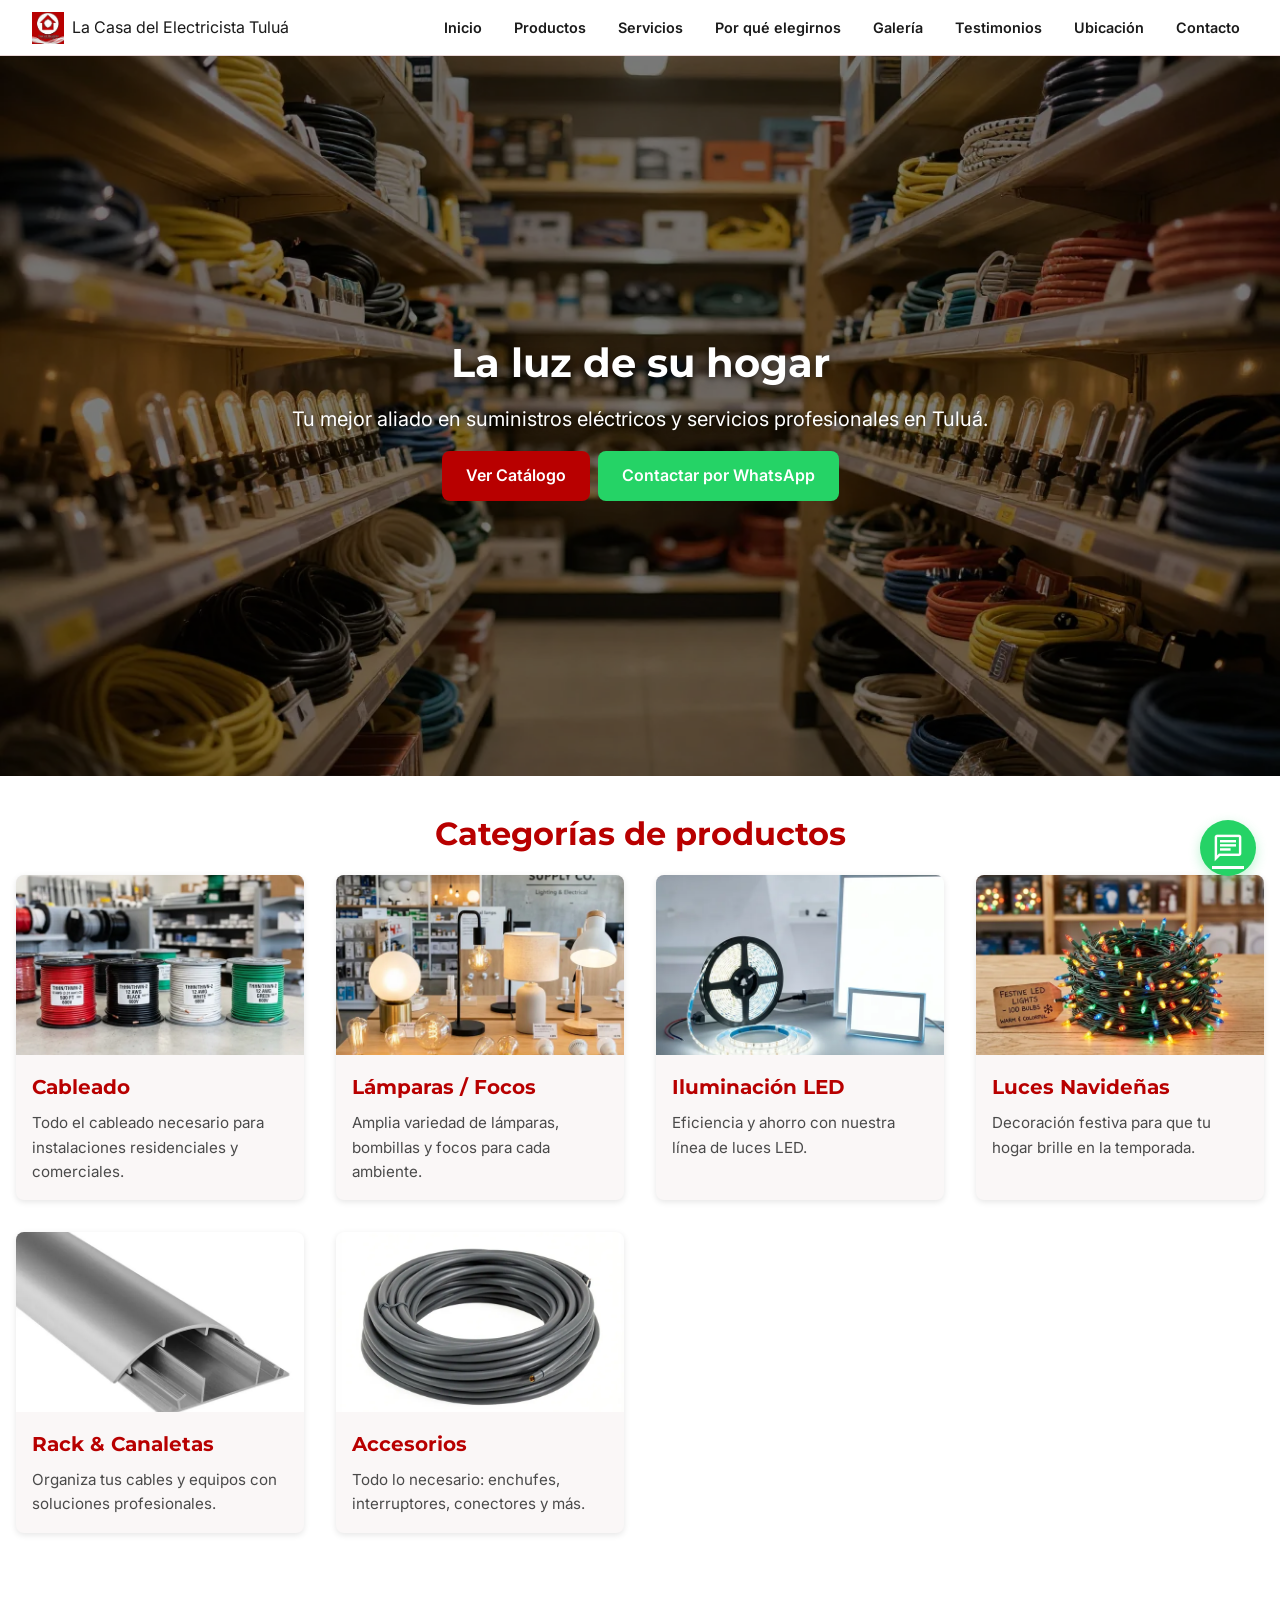
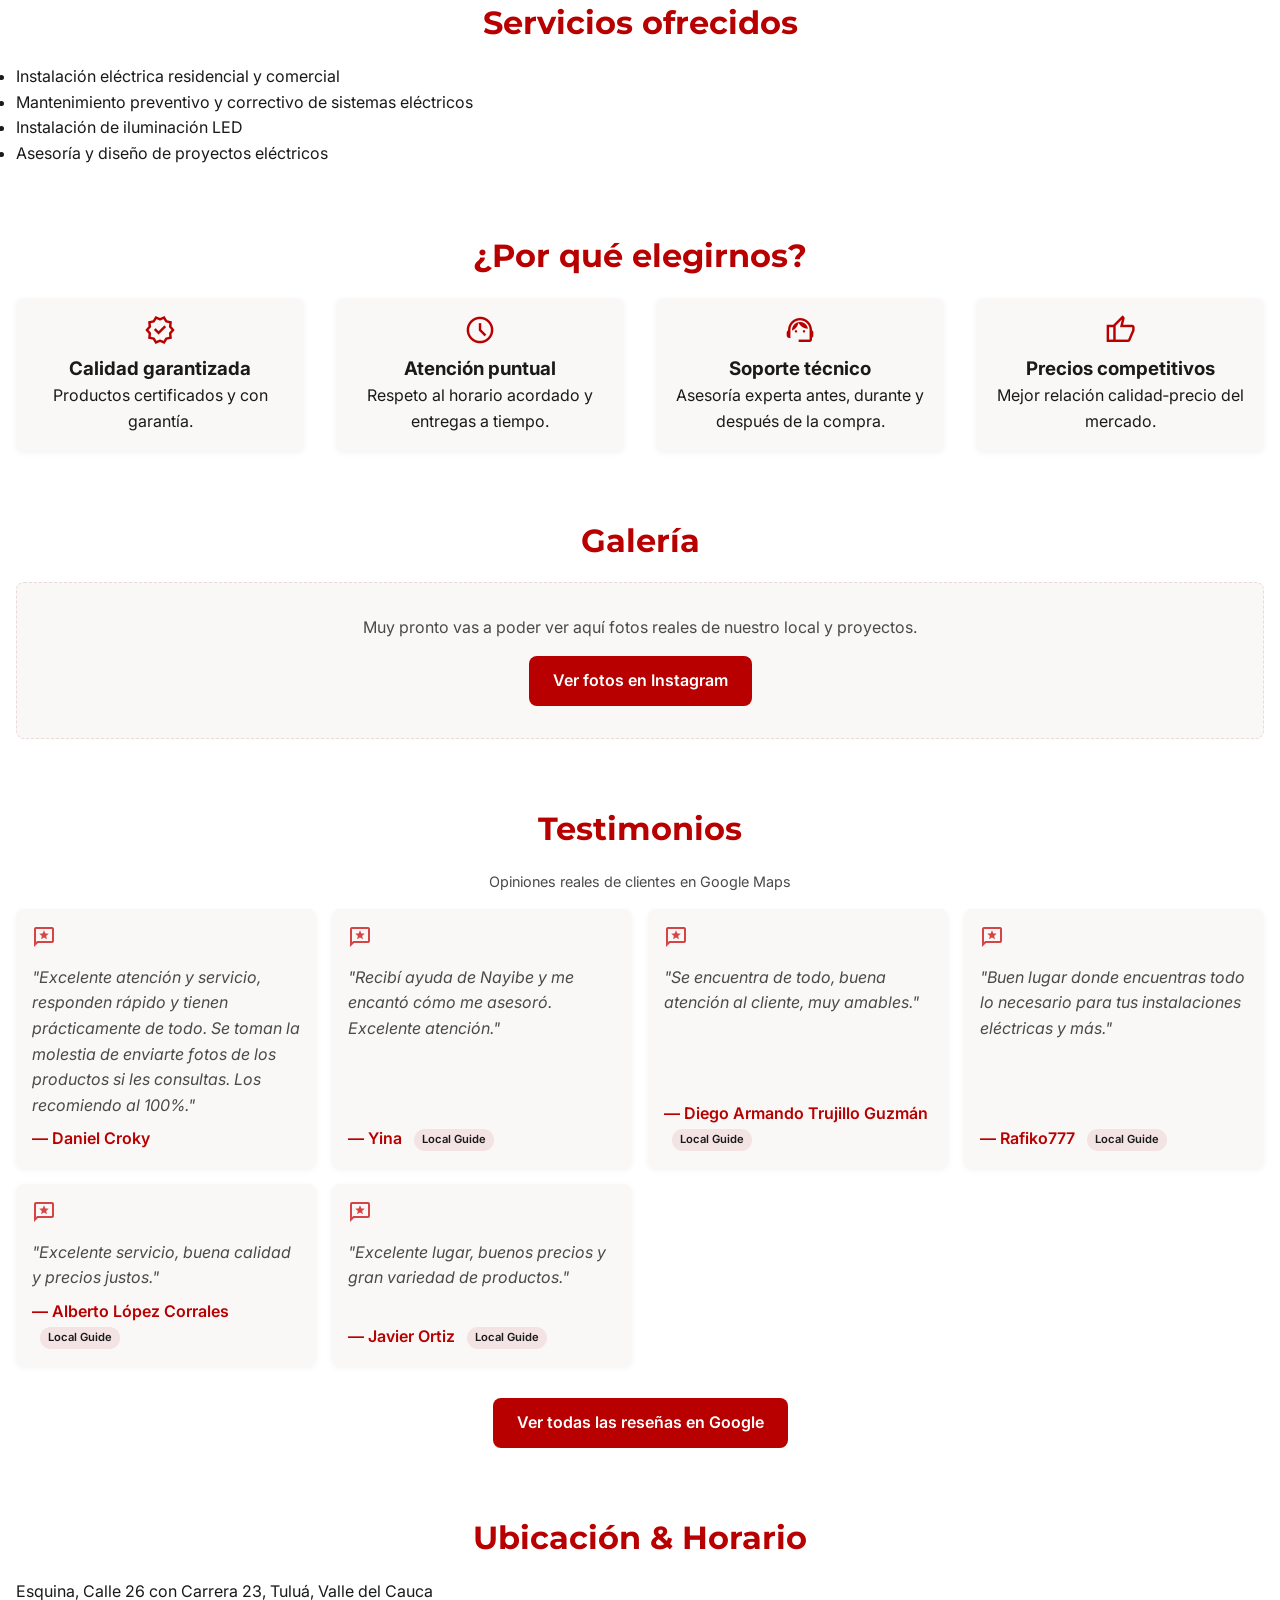
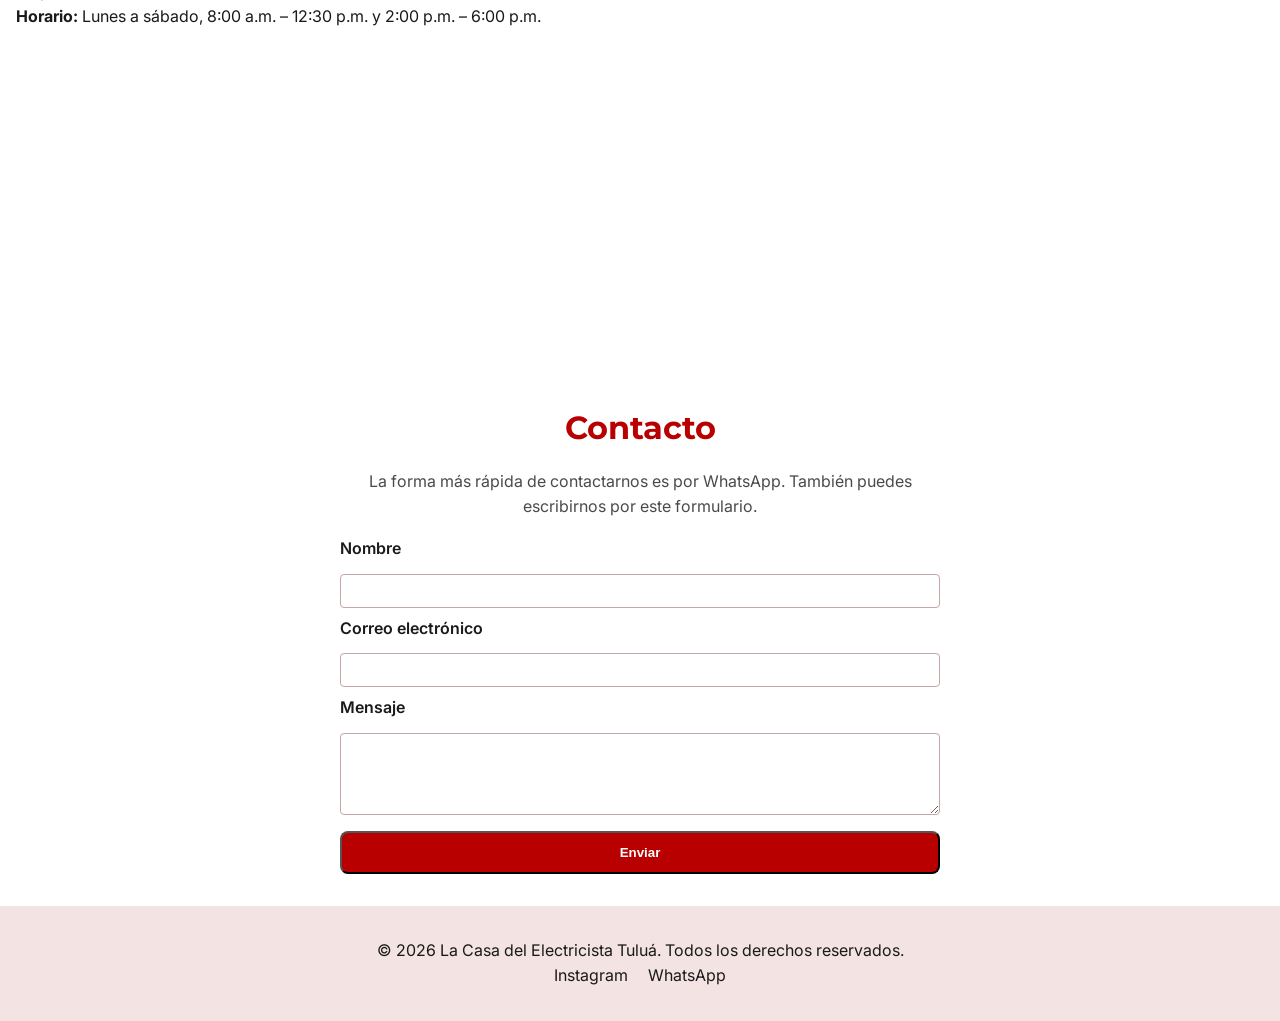
<file: index.html>
<!DOCTYPE html>
<html lang="es" dir="ltr" class="light">

<head>
  <meta charset="utf-8" />
  <meta name="viewport" content="width=device-width, initial-scale=1.0" />
  <title>La Casa del Electricista Tuluá – La luz de su hogar</title>
  <meta name="description"
    content="La Casa del Electricista Tuluá vende artículos eléctricos para el hogar: cableado, lámparas, focos, luces LED, luces navideñas, rack y canaletas, accesorios. Horario: L‑S 8‑12:30 y 14‑18. Contacto por WhatsApp." />
  <meta property="og:title" content="La Casa del Electricista Tuluá – La luz de su hogar" />
  <meta property="og:description" content="Venta de artículos eléctricos y servicios de instalación en Tuluá." />
  <meta property="og:image" content="https://la-casa-del-electricista-cyan.vercel.app/assets/img/og-image.jpg" />
  <meta property="og:url" content="https://la-casa-del-electricista-cyan.vercel.app/" />
  <meta property="og:type" content="website" />
  <meta name="twitter:card" content="summary_large_image" />
  <link rel="icon" href="/favicon.svg" type="image/svg+xml" />
  <link href="https://fonts.googleapis.com" rel="preconnect" />
  <link href="https://fonts.gstatic.com" rel="preconnect" crossorigin />
  <link
    href="https://fonts.googleapis.com/css2?family=Inter:wght@400;500;600&family=Montserrat:wght@600;700&display=swap"
    rel="stylesheet" />
  <link href="https://fonts.googleapis.com/css2?family=Material+Symbols+Outlined:wght,FILL@100..700,0..1&display=swap"
    rel="stylesheet" />
  <link rel="stylesheet" href="/css/styles.css" />
  <script src="/js/main.js" defer></script>
</head>

<body>
  <a href="#inicio" class="skip-link">Saltar al contenido principal</a>

  <!-- Header / Nav -->
  <header class="header" role="banner">
    <div class="header__logo">
      <img src="/assets/img/logo.webp" alt="Logo La Casa del Electricista" width="40" height="40" />
      <span class="header__title">La Casa del Electricista Tuluá</span>
    </div>
    <nav class="header__nav" role="navigation" aria-label="Menú principal" id="main-nav">
      <a href="#inicio">Inicio</a>
      <a href="#productos">Productos</a>
      <a href="#servicios">Servicios</a>
      <a href="#por-que">Por qué elegirnos</a>
      <a href="#galeria">Galería</a>
      <a href="#testimonios">Testimonios</a>
      <a href="#ubicacion">Ubicación</a>
      <a href="#contacto">Contacto</a>
    </nav>
    <button class="header__toggle" aria-label="Abrir menú" aria-expanded="false" aria-controls="main-nav">
      <span class="material-symbols-outlined">menu</span>
    </button>
  </header>

  <!-- Hero Section -->
  <section id="inicio" class="hero" style="background-image:url('/assets/img/fondo_hero.webp');"
    aria-label="Sección principal">
    <div class="hero__content">
      <h1 class="hero__title">La luz de su hogar</h1>
      <p class="hero__subtitle">Tu mejor aliado en suministros eléctricos y servicios profesionales en Tuluá.</p>
      <div class="hero__cta">
        <a href="#productos" class="btn btn--primary">Ver Catálogo</a>
        <a href="https://wa.me/573225260056" class="btn btn--whatsapp" target="_blank" rel="noopener">Contactar por
          WhatsApp</a>
      </div>
    </div>
  </section>

  <!-- Categorías de Productos -->
  <section id="productos" class="section">
    <h2 class="section__title">Categorías de productos</h2>
    <div class="categories">
      <article class="category">
        <img src="/assets/img/cat_cableado.webp" alt="Cableado eléctrico" class="category__img" loading="lazy"
          width="600" height="600" />
        <div class="category__content">
          <h3 class="category__title">Cableado</h3>
          <p class="category__desc">Todo el cableado necesario para instalaciones residenciales y comerciales.</p>
        </div>
      </article>
      <article class="category">
        <img src="/assets/img/cat_lamparas.webp" alt="Lámparas y focos" class="category__img" loading="lazy" width="600"
          height="600" />
        <div class="category__content">
          <h3 class="category__title">Lámparas / Focos</h3>
          <p class="category__desc">Amplia variedad de lámparas, bombillas y focos para cada ambiente.</p>
        </div>
      </article>
      <article class="category">
        <img src="/assets/img/cat_led.webp" alt="Iluminación LED" class="category__img" loading="lazy" width="600"
          height="600" />
        <div class="category__content">
          <h3 class="category__title">Iluminación LED</h3>
          <p class="category__desc">Eficiencia y ahorro con nuestra línea de luces LED.</p>
        </div>
      </article>
      <article class="category">
        <img src="/assets/img/cat_navidad.webp" alt="Luces navideñas" class="category__img" loading="lazy" width="600"
          height="600" />
        <div class="category__content">
          <h3 class="category__title">Luces Navideñas</h3>
          <p class="category__desc">Decoración festiva para que tu hogar brille en la temporada.</p>
        </div>
      </article>
      <article class="category">
        <img src="/assets/img/canaleta.webp" alt="Rack y canaletas" class="category__img" loading="lazy" width="600"
          height="600" />
        <div class="category__content">
          <h3 class="category__title">Rack &amp; Canaletas</h3>
          <p class="category__desc">Organiza tus cables y equipos con soluciones profesionales.</p>
        </div>
      </article>
      <article class="category">
        <img src="/assets/img/cableado_extra.webp" alt="Accesorios eléctricos" class="category__img" loading="lazy"
          width="600" height="600" />
        <div class="category__content">
          <h3 class="category__title">Accesorios</h3>
          <p class="category__desc">Todo lo necesario: enchufes, interruptores, conectores y más.</p>
        </div>
      </article>
    </div>
    <!-- TODO: reemplazar estas imágenes por fotos reales de los productos del local (ver Instagram @casa.delelectricista) -->
  </section>

  <!-- Servicios -->
  <section id="servicios" class="section">
    <h2 class="section__title">Servicios ofrecidos</h2>
    <ul class="services">
      <li>Instalación eléctrica residencial y comercial</li>
      <li>Mantenimiento preventivo y correctivo de sistemas eléctricos</li>
      <li>Instalación de iluminación LED</li>
      <li>Asesoría y diseño de proyectos eléctricos</li>
    </ul>
    <!-- TODO: confirmar con el cliente si ofrecen otros servicios (ej. cámaras/alarmas) antes de publicarlos -->
  </section>

  <!-- Por qué elegirnos -->
  <section id="por-que" class="section">
    <h2 class="section__title">¿Por qué elegirnos?</h2>
    <div class="why">
      <div class="why__item">
        <span class="material-symbols-outlined why__icon" aria-hidden="true">verified</span>
        <h3 class="why__title">Calidad garantizada</h3>
        <p>Productos certificados y con garantía.</p>
      </div>
      <div class="why__item">
        <span class="material-symbols-outlined why__icon" aria-hidden="true">schedule</span>
        <h3 class="why__title">Atención puntual</h3>
        <p>Respeto al horario acordado y entregas a tiempo.</p>
      </div>
      <div class="why__item">
        <span class="material-symbols-outlined why__icon" aria-hidden="true">support_agent</span>
        <h3 class="why__title">Soporte técnico</h3>
        <p>Asesoría experta antes, durante y después de la compra.</p>
      </div>
      <div class="why__item">
        <span class="material-symbols-outlined why__icon" aria-hidden="true">thumb_up</span>
        <h3 class="why__title">Precios competitivos</h3>
        <p>Mejor relación calidad‑precio del mercado.</p>
      </div>
    </div>
  </section>

  <!-- Galería -->
  <section id="galeria" class="section">
    <h2 class="section__title">Galería</h2>
    <!-- TODO: sección pendiente de fotos reales del local. Mientras tanto dirigimos a Instagram donde sí hay contenido real. -->
    <div class="gallery-pending">
      <p>Muy pronto vas a poder ver aquí fotos reales de nuestro local y proyectos.</p>
      <a href="https://www.instagram.com/casa.delelectricista/" target="_blank" rel="noopener" class="btn btn--primary">
        Ver fotos en Instagram
      </a>
    </div>
  </section>

  <!-- Testimonios -->
  <section id="testimonios" class="section">
    <h2 class="section__title">Testimonios</h2>
    <p class="testimonials__source">Opiniones reales de clientes en Google Maps</p>
    <div class="testimonials">
      <article class="testimonial__card">
        <div class="testimonial__stars" aria-label="Reseña de Google">
          <span class="material-symbols-outlined" aria-hidden="true">reviews</span>
        </div>
        <p class="testimonial__text">"Excelente atención y servicio, responden rápido y tienen prácticamente de
          todo. Se toman la molestia de enviarte fotos de los productos si les consultas. Los recomiendo al
          100%."</p>
        <p class="testimonial__author">— Daniel Croky</p>
      </article>
      <article class="testimonial__card">
        <div class="testimonial__stars" aria-label="Reseña de Google">
          <span class="material-symbols-outlined" aria-hidden="true">reviews</span>
        </div>
        <p class="testimonial__text">"Recibí ayuda de Nayibe y me encantó cómo me asesoró. Excelente atención."</p>
        <p class="testimonial__author">— Yina <span class="testimonial__badge">Local Guide</span></p>
      </article>
      <article class="testimonial__card">
        <div class="testimonial__stars" aria-label="Reseña de Google">
          <span class="material-symbols-outlined" aria-hidden="true">reviews</span>
        </div>
        <p class="testimonial__text">"Se encuentra de todo, buena atención al cliente, muy amables."</p>
        <p class="testimonial__author">— Diego Armando Trujillo Guzmán <span class="testimonial__badge">Local
            Guide</span></p>
      </article>
      <article class="testimonial__card">
        <div class="testimonial__stars" aria-label="Reseña de Google">
          <span class="material-symbols-outlined" aria-hidden="true">reviews</span>
        </div>
        <p class="testimonial__text">"Buen lugar donde encuentras todo lo necesario para tus instalaciones eléctricas
          y más."</p>
        <p class="testimonial__author">— Rafiko777 <span class="testimonial__badge">Local Guide</span></p>
      </article>
      <article class="testimonial__card">
        <div class="testimonial__stars" aria-label="Reseña de Google">
          <span class="material-symbols-outlined" aria-hidden="true">reviews</span>
        </div>
        <p class="testimonial__text">"Excelente servicio, buena calidad y precios justos."</p>
        <p class="testimonial__author">— Alberto López Corrales <span class="testimonial__badge">Local
            Guide</span></p>
      </article>
      <article class="testimonial__card">
        <div class="testimonial__stars" aria-label="Reseña de Google">
          <span class="material-symbols-outlined" aria-hidden="true">reviews</span>
        </div>
        <p class="testimonial__text">"Excelente lugar, buenos precios y gran variedad de productos."</p>
        <p class="testimonial__author">— Javier Ortiz <span class="testimonial__badge">Local Guide</span></p>
      </article>
    </div>
    <div class="testimonials__cta">
      <a href="https://www.google.com/maps/place/La+Casa+del+Electricista+Tulua-Cableado+electrico+tulua-Luces+tulua-led+tulua-navidad+tulua/@4.0856419,-76.218287,15z"
        target="_blank" rel="noopener" class="btn btn--primary">Ver todas las reseñas en Google</a>
    </div>
    <!-- NOTA: reseñas copiadas manualmente desde Google Maps. Si más adelante quieres que se actualicen solas,
         se puede migrar a un widget con la API oficial de Google Business (ej. EmbedSocial). -->
  </section>

  <!-- Ubicación y Horario -->
  <section id="ubicacion" class="section">
    <h2 class="section__title">Ubicación &amp; Horario</h2>
    <p class="location__address">Esquina, Calle 26 con Carrera 23, Tuluá, Valle del Cauca</p>

    <p class="location__hours"><strong>Horario:</strong> Lunes a sábado, 8:00 a.m. – 12:30 p.m. y 2:00 p.m. – 6:00 p.m.
    </p>
    <div class="map-container">
      <iframe
        src="https://www.google.com/maps/embed?pb=!1m14!1m8!1m3!1d15918.715478965682!2d-76.2182870128418!3d4.085641899999996!3m2!1i1024!2i768!4f13.1!3m3!1m2!1s0x8e39c59a514ab58f%3A0x631955dd6b358de!2sLa%20Casa%20del%20Electricista%20Tulua-Cableado%20electrico%20tulua-Luces%20tulua-led%20tulua-navidad%20tulua!5e0!3m2!1ses-419!2sco!4v1783901759185!5m2!1ses-419!2sco"
        width="100%" height="450" style="border:0;" class="map" allowfullscreen="" loading="lazy"
        title="Mapa de ubicación de La Casa del Electricista Tuluá"
        referrerpolicy="strict-origin-when-cross-origin"></iframe>
    </div>
  </section>

  <!-- Contacto -->
  <section id="contacto" class="section">
    <h2 class="section__title">Contacto</h2>
    <p class="contact__intro">La forma más rápida de contactarnos es por WhatsApp. También puedes escribirnos por
      este formulario.</p>
    <!-- TODO CRÍTICO: reemplazar "YOUR_FORM_ID" por el ID real de Formspree (o Web3Forms) antes de publicar. Hoy el formulario NO envía nada. -->
    <form class="contact__form" action="https://formspree.io/f/YOUR_FORM_ID" method="POST"
      aria-label="Formulario de contacto">
      <label for="name">Nombre</label>
      <input type="text" id="name" name="name" required autocomplete="name" />

      <label for="email">Correo electrónico</label>
      <input type="email" id="email" name="email" required autocomplete="email" />

      <label for="message">Mensaje</label>
      <textarea id="message" name="message" rows="4" required></textarea>

      <button type="submit" class="btn btn--primary">Enviar</button>
    </form>
  </section>

  <!-- Footer -->
  <footer class="footer" role="contentinfo">
    <p>&copy; <span id="year"></span> La Casa del Electricista Tuluá. Todos los derechos reservados.</p>
    <nav aria-label="Enlaces de redes sociales">
      <a href="https://www.instagram.com/casa.delelectricista/" target="_blank" rel="noopener">Instagram</a>
      <a href="https://wa.me/573225260056" target="_blank" rel="noopener">WhatsApp</a>
    </nav>
  </footer>

  <!-- Botón flotante WhatsApp -->
  <a href="https://wa.me/573225260056" class="whatsapp-float" aria-label="Abrir chat de WhatsApp" target="_blank"
    rel="noopener">
    <span class="material-symbols-outlined" style="font-size:32px;" aria-hidden="true">chat</span>
  </a>
</body>

</html>
</file>
<file: css/styles.css>
/* css/styles.css */
:root {
  /* Paleta real de marca (extraída del logo del local: rojo + blanco) */
  --color-primary: #b80000;
  /* Rojo de marca */
  --color-primary-container: #b80000;
  --color-primary-fixed: #8f0000;
  /* Rojo oscuro (hover) */
  --color-primary-fixed-dim: #d64545;
  /* Rojo claro (acentos secundarios) */
  --color-secondary: #1a1a1a;
  --color-secondary-container: #f3e3e3;
  --color-surface: #faf7f7;
  --color-surface-variant: #efefef;
  --color-background: #ffffff;
  --color-on-primary: #ffffff;
  --color-on-primary-container: #ffd9d9;
  --color-on-secondary: #ffffff;
  --color-on-surface: #1a1a1a;
  --color-on-surface-variant: #4a4a4a;
  --color-success: #66ff8e;
  /* Success Green */
  --color-error: #ba1a1a;
  --color-outline: #c7a6a6;
  --color-outline-variant: #ead9d9;
  --color-on-secondary-container: #1a1a1a;
  --radius-sm: 0.25rem;
  --radius-lg: 0.5rem;
  --radius-full: 9999px;
  --spacing-unit: 4px;
  --spacing-xl: 48px;
  --spacing-sm: 8px;
  --spacing-md: 16px;
  --spacing-lg: 32px;
  --container-max: 1280px;
  --font-primary: 'Montserrat', sans-serif;
  --font-secondary: 'Inter', sans-serif;
}

/* Reset & base */
*,
*::before,
*::after {
  box-sizing: border-box;
  margin: 0;
  padding: 0;
}

html {
  scroll-behavior: smooth;
  font-family: var(--font-secondary);
}

body {
  background-color: var(--color-background);
  color: var(--color-on-surface);
  line-height: 1.6;
}

/* Skip link (accessibility) */
.skip-link {
  position: absolute;
  left: -9999px;
  top: 0;
  z-index: 1001;
  background: var(--color-primary);
  color: #fff;
  padding: var(--spacing-sm) var(--spacing-md);
  border-radius: var(--radius-sm);
}

.skip-link:focus {
  left: var(--spacing-md);
  top: var(--spacing-md);
}

/* Pending-content state (galería sin fotos reales aún) */
.gallery-pending {
  text-align: center;
  background: var(--color-surface);
  border: 1px dashed var(--color-outline-variant);
  border-radius: var(--radius-lg);
  padding: var(--spacing-lg);
  color: var(--color-on-surface-variant);
}

.gallery-pending p {
  margin-bottom: var(--spacing-md);
}

.contact__intro {
  text-align: center;
  color: var(--color-on-surface-variant);
  margin-bottom: var(--spacing-md);
  max-width: 600px;
  margin-left: auto;
  margin-right: auto;
}

.map {
  width: 100%;
  border-radius: var(--radius-lg);
}

/* BEM helpers */
.header {
  position: relative;
  z-index: 10;
  display: flex;
  justify-content: space-between;
  align-items: center;
  padding: var(--spacing-sm) var(--spacing-lg);
  background: rgba(255, 255, 255, 0.95);
  backdrop-filter: blur(4px);
  border-bottom: 1px solid var(--color-outline-variant);
}

.header__logo {
  display: flex;
  align-items: center;
}

.header__logo img {
  height: 32px;
  width: auto;
  margin-right: var(--spacing-sm);
}

.header__nav {
  display: flex;
  align-items: center;
  gap: var(--spacing-md);
  position: relative;
  z-index: 20;
}

.header__nav a {
  display: inline-block;
  padding: var(--spacing-sm) var(--spacing-sm);
  color: var(--color-on-surface);
  background: transparent;
  border-radius: var(--radius-sm);
  margin-right: 0;
  text-decoration: none;
  font-size: 0.9rem;
  font-weight: 600;
  transition: color .2s;
}

.header__nav a:hover,
.header__nav a:focus-visible {
  color: var(--color-primary);
  background: transparent;
}

/* Mobile hamburger */
.header__toggle {
  display: none;
  cursor: pointer;
}

.header__toggle .material-symbols-outlined {
  font-size: 28px;
}

@media (max-width:768px) {
  .header__nav {
    display: none;
    flex-direction: column;
    background: var(--color-primary);
    position: absolute;
    top: 100%;
    left: 0;
    right: 0;
    padding: var(--spacing-md);
    border-top: 1px solid var(--color-outline);
  }

  .header__nav.nav--open {
    display: flex;
  }

  /* Mobile nav links overriding some desktop styles */
  .header__nav a {
    display: block;
    color: var(--color-on-primary);
    margin-right: 0;
    margin-bottom: var(--spacing-sm);
  }

  .header__nav a:hover,
  .header__nav a:focus-visible {
    color: var(--color-on-primary-container);
  }

  .header__toggle {
    display: block;
  }
}

/* Hero */
.hero {
  position: relative;
  min-height: 80vh;
  display: flex;
  align-items: center;
  justify-content: center;
  background-size: cover;
  background-position: center;
}

.hero::before {
  content: '';
  position: absolute;
  inset: 0;
  background: rgba(0, 0, 0, 0.5);
  z-index: 0;
}

.hero__content {
  position: relative;
  z-index: 1;
  text-align: center;
  max-width: 800px;
  padding: var(--spacing-lg);
}

.hero__title {
  font-family: var(--font-primary);
  font-size: 2.5rem;
  color: #ffffff;
  margin-bottom: var(--spacing-sm);
  text-shadow: 0 2px 8px rgba(0, 0, 0, 0.6);
}

.hero__subtitle {
  font-size: 1.25rem;
  color: #ffffff;
  margin-bottom: var(--spacing-md);
  text-shadow: 0 1px 6px rgba(0, 0, 0, 0.6);
}

.hero__cta {
  display: flex;
  gap: var(--spacing-sm);
  justify-content: center;
  flex-wrap: wrap;
}

.btn {
  display: inline-block;
  padding: 0.75rem 1.5rem;
  border-radius: var(--radius-lg);
  text-decoration: none;
  font-weight: 600;
  transition: background .2s, transform .2s;
}

.btn--primary {
  background: var(--color-primary-container);
  color: #ffffff;
}

.btn--primary:hover {
  background: var(--color-primary-fixed);
}

.btn--whatsapp {
  background: #25D366;
  color: #fff;
}

/* Sections */
.section {
  padding: var(--spacing-lg) var(--spacing-md);
  max-width: var(--container-max);
  margin: 0 auto;
}

.section__title {
  font-family: var(--font-primary);
  font-size: 2rem;
  color: var(--color-primary);
  margin-bottom: var(--spacing-md);
  text-align: center;
}

/* Categories grid */
.categories {
  display: grid;
  grid-template-columns: repeat(auto-fit, minmax(250px, 1fr));
  gap: var(--spacing-lg);
}

.category {
  background: var(--color-surface);
  border-radius: var(--radius-lg);
  overflow: hidden;
  box-shadow: 0 2px 6px rgba(0, 0, 0, 0.1);
  display: flex;
  flex-direction: column;
}

.category__img {
  width: 100%;
  height: 180px;
  object-fit: cover;
}

.category__content {
  padding: var(--spacing-md);
  flex-grow: 1;
  display: flex;
  flex-direction: column;
}

.category__title {
  font-family: var(--font-primary);
  font-size: 1.25rem;
  color: var(--color-primary);
  margin-bottom: var(--spacing-sm);
}

.category__desc {
  flex-grow: 1;
  color: var(--color-on-surface-variant);
  font-size: 0.95rem;
}

/* Services list */
.services ul {
  list-style: disc inside;
  margin-left: var(--spacing-sm);
  color: var(--color-on-surface-variant);
  font-size: 1rem;
}

/* Why choose us */
.why {
  display: grid;
  grid-template-columns: repeat(auto-fit, minmax(200px, 1fr));
  gap: var(--spacing-lg);
  text-align: center;
}

.why__item {
  background: var(--color-surface);
  padding: var(--spacing-md);
  border-radius: var(--radius-lg);
  box-shadow: 0 2px 6px rgba(0, 0, 0, 0.05);
}

.why__icon {
  font-size: 2rem;
  color: var(--color-primary);
  margin-bottom: var(--spacing-sm);
}

/* Gallery */
.gallery {
  display: grid;
  grid-template-columns: repeat(auto-fit, minmax(200px, 1fr));
  gap: var(--spacing-sm);
}

.gallery__item img {
  width: 100%;
  height: 200px;
  object-fit: cover;
  border-radius: var(--radius-sm);
}

/* Testimonials */
.testimonials__source {
  text-align: center;
  color: var(--color-on-surface-variant);
  margin-bottom: var(--spacing-md);
  font-size: 0.9rem;
}

.testimonials {
  display: grid;
  grid-template-columns: repeat(auto-fit, minmax(260px, 1fr));
  gap: var(--spacing-md);
}

.testimonial__card {
  background: var(--color-surface);
  padding: var(--spacing-md);
  border-radius: var(--radius-lg);
  box-shadow: 0 2px 6px rgba(0, 0, 0, 0.05);
  display: flex;
  flex-direction: column;
}

.testimonial__stars {
  color: var(--color-primary-fixed-dim);
  margin-bottom: var(--spacing-sm);
}

.testimonial__text {
  font-style: italic;
  color: var(--color-on-surface-variant);
  margin-bottom: var(--spacing-sm);
  flex-grow: 1;
}

.testimonial__author {
  font-weight: 600;
  color: var(--color-primary);
}

.testimonial__badge {
  display: inline-block;
  font-size: 0.7rem;
  font-weight: 600;
  color: var(--color-secondary);
  background: var(--color-secondary-container);
  padding: 2px 8px;
  border-radius: var(--radius-full);
  margin-left: var(--spacing-sm);
  vertical-align: middle;
}

.testimonials__cta {
  text-align: center;
  margin-top: var(--spacing-lg);
}

/* Location */
.map {
  width: 100%;
  height: 300px;
  border: 0;
  border-radius: var(--radius-lg);
  overflow: hidden;
}

/* Contact form */
.contact__form {
  display: grid;
  grid-template-columns: 1fr;
  gap: var(--spacing-sm);
  max-width: 600px;
  margin: auto;
}

.contact__form label {
  font-weight: 600;
  margin-bottom: 4px;
  display: block;
}

.contact__form input,
.contact__form textarea {
  width: 100%;
  padding: 0.5rem;
  border: 1px solid var(--color-outline);
  border-radius: var(--radius-sm);
  font-family: inherit;
}

.contact__form input:focus,
.contact__form textarea:focus {
  outline: none;
  border-color: var(--color-primary);
  box-shadow: 0 0 0 2px rgba(120, 89, 0, 0.2);
}

.contact__form button {
  margin-top: var(--spacing-sm);
}

/* Space between form and WhatsApp link */
.contact__whatsapp {
  margin-top: var(--spacing-xl);
}

/* Footer */
.footer {
  background: var(--color-secondary-container);
  color: var(--color-on-secondary-container);
  padding: var(--spacing-lg) var(--spacing-md);
  text-align: center;
}

.footer a {
  color: inherit;
  text-decoration: none;
  margin: 0 var(--spacing-sm);
}

/* Floating WhatsApp */
.whatsapp-float {
  position: fixed;
  bottom: 1.5rem;
  right: 1.5rem;
  z-index: 1000;
  background: #25D366;
  color: #fff;
  width: 56px;
  height: 56px;
  border-radius: var(--radius-full);
  display: flex;
  align-items: center;
  justify-content: center;
  box-shadow: 0 4px 12px rgba(37, 211, 102, 0.3);
  transition: transform .2s;
}

.whatsapp-float:hover {
  transform: scale(1.05);
}

/* Accessibility focus */
:focus-visible {
  outline: 2px solid var(--color-primary);
  outline-offset: 2px;
}
</file>
